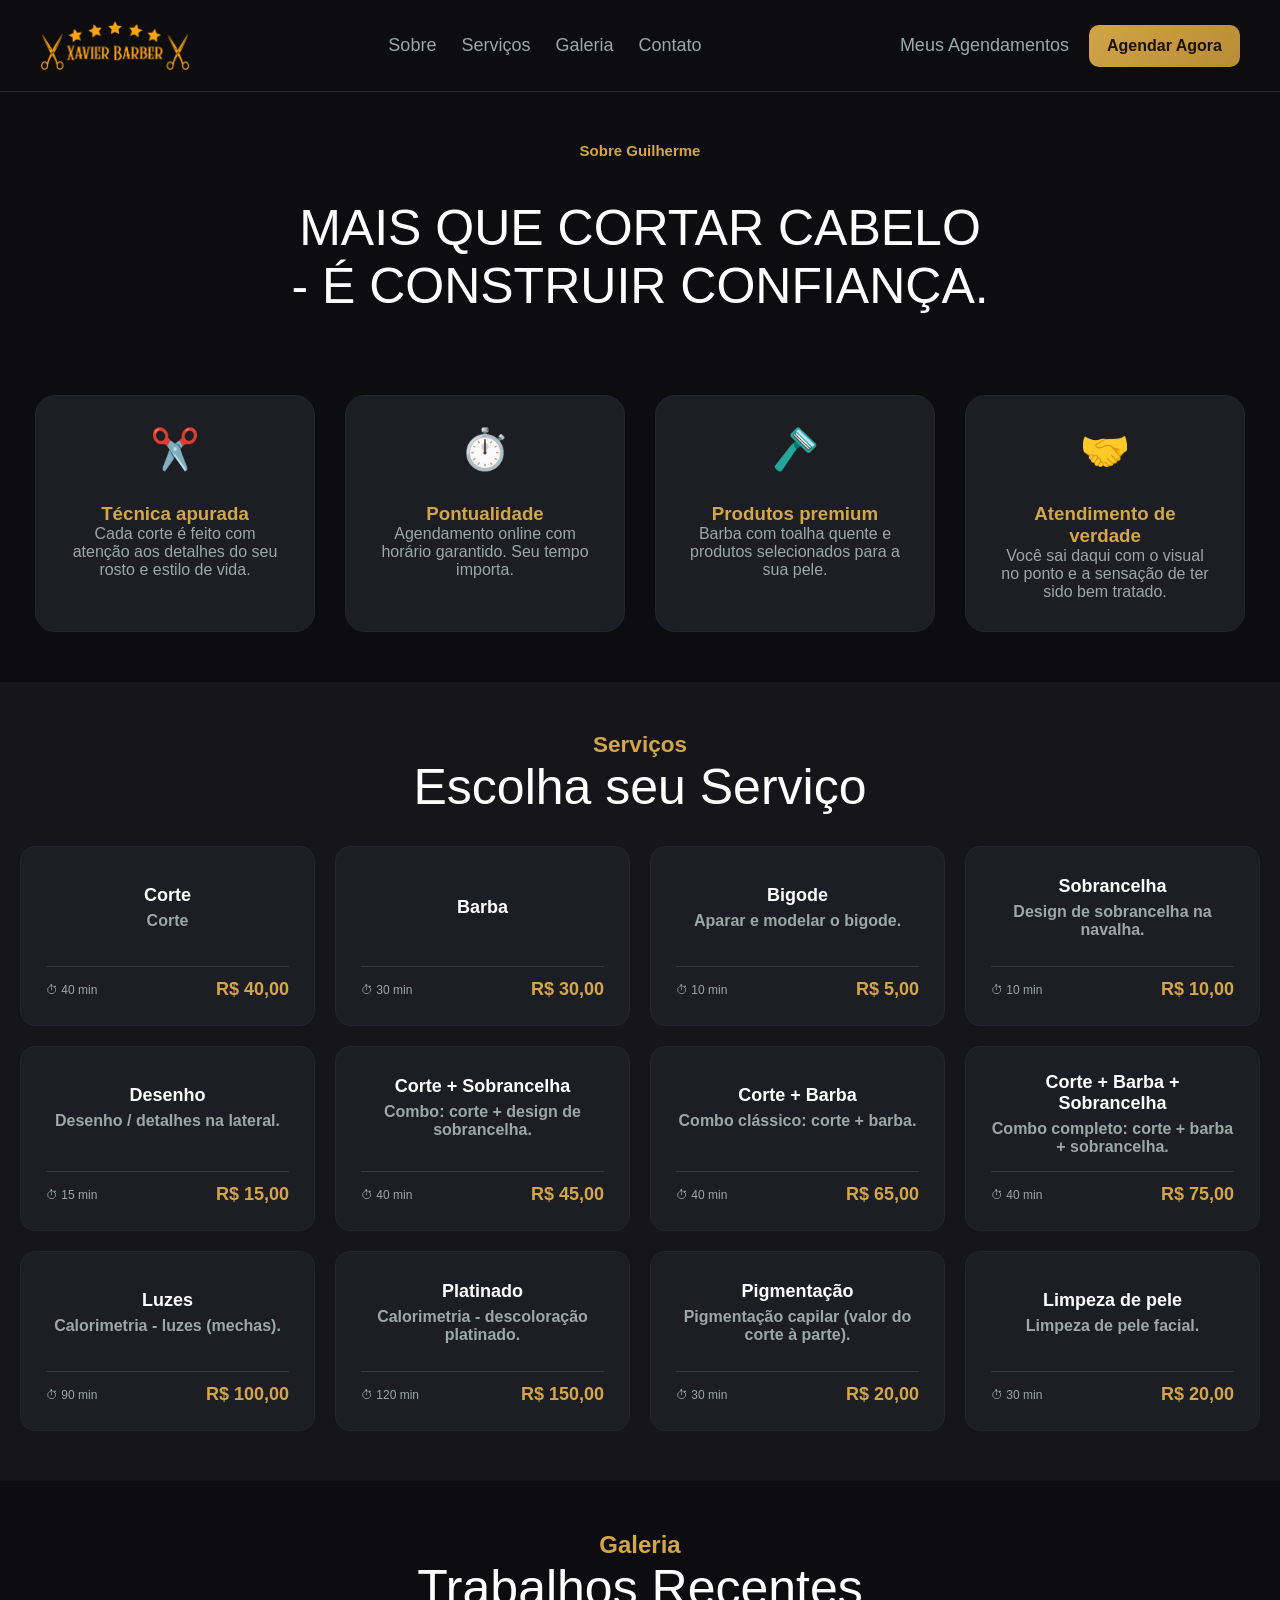
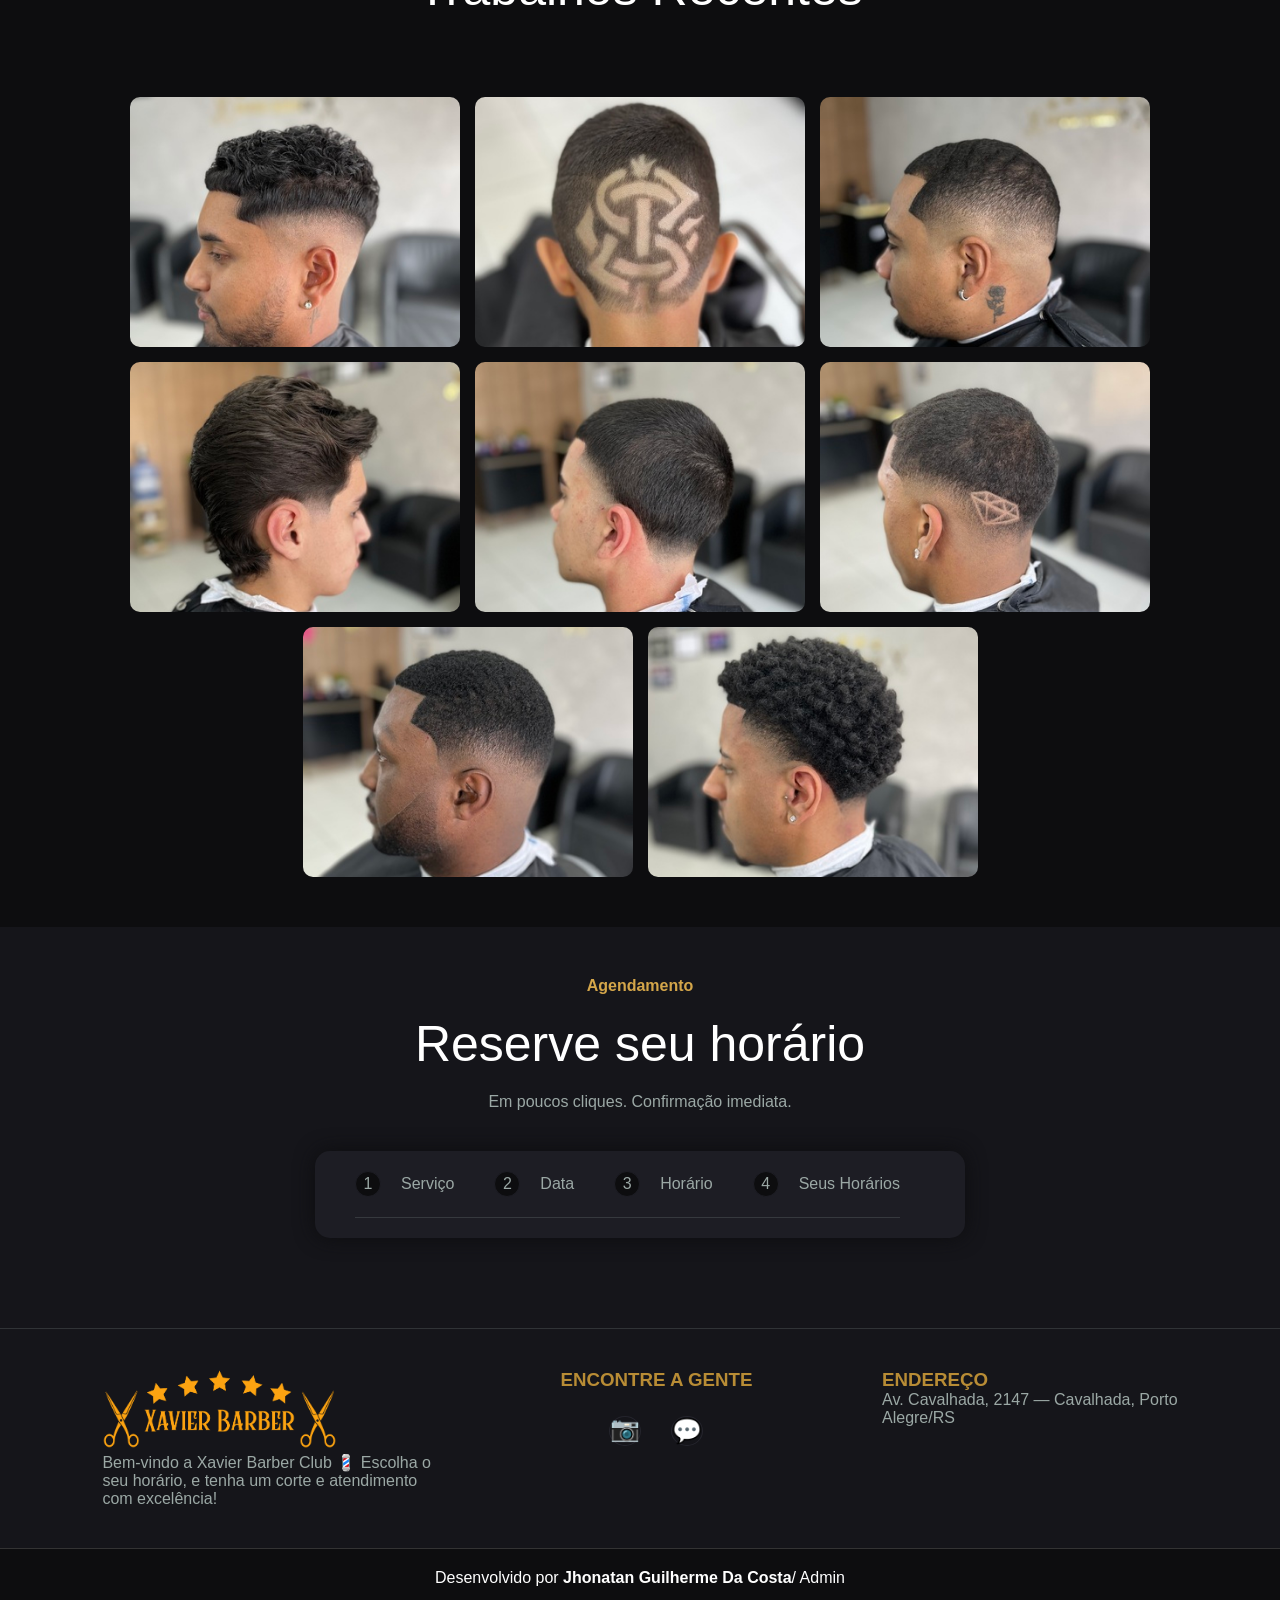
<file: index.html>
<!DOCTYPE html>
<html lang="pt-br">

<head>
    <meta charset="UTF-8">
    <meta name="viewport" content="width=device-width, initial-scale=1.0">

    <title>Xavier Barber Club</title>

    <link rel="shortcut icon" href="imagens/favicon-32.png" type="image/x-icon">
    <link rel="stylesheet" href="style.css">
    <link rel="stylesheet" href="https://fonts.googleapis.com/css2?family=Bebas+Neue&family=Inter:wght@400;500;600;700;800&display=swap">
</head>

<body>

<header>
    <!-- BARRA DE NAVEGAÇÃO -->
    <nav>
        <img src="imagens/logo-xavier.png" alt="logo-xavier" class="logo">

        <div class="menu-centro">
            <a class="links" href="#sobre">Sobre</a>
            <a class="links" href="#servicos">Serviços</a>
            <a class="links" href="#galeria">Galeria</a>
            <a class="links" href="#contato">Contato</a>
        </div>

        <div class="menu-direita">
            <a class="links" href="#agendamentos">Meus Agendamentos</a>
            <a class="botaomenu" href="#agendar">Agendar Agora</a>
        </div>

    </nav>

</header>

<main>

<!-- SOBRE -->
<section id="sobre" class="segundo">

    <h2 class="sobre">Sobre Guilherme</h2>

    <div class="lema">
        <p>MAIS QUE CORTAR CABELO</p>
        <p>- É CONSTRUIR CONFIANÇA.</p>
    </div>

    <div class="cards">

        <div class="card">
            <div class="sobre-icon">✂️</div>
            <div class="titulo-card-sobre">
                <h3>Técnica apurada</h3>
            </div>
            <p>Cada corte é feito com atenção aos detalhes do seu rosto e estilo de vida.</p>
        </div>

        <div class="card">
            <div class="sobre-icon">⏱️</div>
            <div class="titulo-card-sobre">
                <h3>Pontualidade</h3>
            </div>
            <p>Agendamento online com horário garantido. Seu tempo importa.</p>
        </div>

        <div class="card">
            <div class="sobre-icon">🪒</div>
            <div class="titulo-card-sobre">
                <h3>Produtos premium</h3>
            </div>
            <p>Barba com toalha quente e produtos selecionados para a sua pele.</p>
        </div>

        <div class="card">
            <div class="sobre-icon">🤝</div>
            <div class="titulo-card-sobre">
                <h3>Atendimento de verdade</h3>
            </div> 
            <p>Você sai daqui com o visual no ponto e a sensação de ter sido bem tratado.</p>
        </div>

    </div>

</section>

<!-- SERVIÇOS -->
<section id="servicos" class="terceiro">

    <div class="stitulo">
        <h2>Serviços</h2>
    </div>

    <div class="sescolha">
        <p>Escolha seu Serviço</p>
    </div>

    <div class="scards">

        <div class="scard">
            <div class="servico-descricao">
                <span class="servico-oferecido"><h3>Corte</h3></span>
                <span class="descricao"><h4>Corte</h4></span>
            </div>
            <div class="info-servico">
                <span class="tempo">⏱ 40 min</span>
                <span class="valor">R$ 40,00</span>
            </div>
        </div>

        <div class="scard">
            <div class="servico-descricao">
                <span class="servico-oferecido"><h3>Barba</h3></span>
            </div>
            <div class="info-servico">
                <span class="tempo">⏱ 30 min</span>
                <span class="valor">R$ 30,00</span>
            </div>
        </div>

        <div class="scard">
            <div class="servico-descricao">
                <span class="servico-oferecido"><h3>Bigode</h3></span>
                <span class="descricao"><h4>Aparar e modelar o bigode.</h4></span>
            </div>
            <div class="info-servico">
                <span class="tempo">⏱ 10 min</span>
                <span class="valor">R$ 5,00</span>
            </div>
        </div>

        <div class="scard">
            <div class="servico-descricao">
                <span class="servico-oferecido">
                    <h3>Sobrancelha</h3>
                </span>
                <span class="descricao"><h4>Design de sobrancelha na navalha.</h4></span>
            </div>
            <div class="info-servico">
                <span class="tempo">⏱ 10 min</span>
                <span class="valor">R$ 10,00</span>
            </div>
        </div>

        <div class="scard">
            <div class="servico-descricao">
                <span class="servico-oferecido"><h3>Desenho</h3></span>
                <span class="descricao"><h4>Desenho / detalhes na lateral.</h4></span>
            </div>
            <div class="info-servico">
                <span class="tempo">⏱ 15 min</span>
                <span class="valor">R$ 15,00</span>
            </div>
        </div>

        <div class="scard">
            <div class="servico-descricao">
                <span class="servico-oferecido"><h3>Corte + Sobrancelha</h3></span>
                <span class="descricao"><h4>Combo: corte + design de sobrancelha.</h4></span>
            </div>
            <div class="info-servico">
                <span class="tempo">⏱ 40 min</span>
                <span class="valor">R$ 45,00</span>
            </div>
        </div>

        <div class="scard">
            <div class="servico-descricao">
                <span class="servico-oferecido"><h3>Corte + Barba</h3></span>
                <span class="descricao"><h4>Combo clássico: corte + barba.</h4></span>
            </div>
            <div class="info-servico">
                <span class="tempo">⏱ 40 min</span>
                <span class="valor">R$ 65,00</span>
            </div>
        </div>

        <div class="scard">
            <div class="servico-descricao">
                <span class="servico-oferecido"><h3>Corte + Barba + Sobrancelha</h3></span>
                <span class="descricao"><h4>Combo completo: corte + barba + sobrancelha.</h4></span>
            </div>
            <div class="info-servico">
                <span class="tempo">⏱ 40 min</span>
                <span class="valor">R$ 75,00</span>
            </div>
        </div>

        <div class="scard">
            <div class="servico-descricao">
                <span class="servico-oferecido"><h3>Luzes</h3></span>
                <span class="descricao"><h4>Calorimetria - luzes (mechas).</h4></span>
            </div>
            <div class="info-servico">
                <span class="tempo">⏱ 90 min</span>
                <span class="valor">R$ 100,00</span>
            </div>
        </div>

        <div class="scard">
            <div class="servico-descricao">
                <span class="servico-oferecido"><h3>Platinado</h3></span>
                <span class="descricao"><h4>Calorimetria - descoloração platinado.</h4></span>
            </div>
            <div class="info-servico">
                <span class="tempo">⏱ 120 min</span>
                <span class="valor">R$ 150,00</span>
            </div>
        </div>

        <div class="scard">
            <div class="servico-descricao">
                <span class="servico-oferecido"><h3>Pigmentação</h3></span>
                <span class="descricao"><h4>Pigmentação capilar (valor do corte à parte).</h4></span>
            </div>
            <div class="info-servico">
                <span class="tempo">⏱ 30 min</span>
                <span class="valor">R$ 20,00</span>
            </div>
        </div>

        <div class="scard">
            <div class="servico-descricao">
                <span class="servico-oferecido"><h3>Limpeza de pele</h3></span>
                <span class="descricao"><h4>Limpeza de pele facial.</h4></span>
            </div>
            <div class="info-servico">
                <span class="tempo">⏱ 30 min</span>
                <span class="valor">R$ 20,00</span>
            </div>
        </div>

    </div>

</section>
<!--Galeria-->
<section id="galeria" class="quarto">
    <div class="titulo-galeria">
        <h2>Galeria</h2>
    </div>
    <div class="trabalhos-recentes">
        <p>Trabalhos Recentes</p>
    </div>
    <div class="galeria-fotos">
        <img src="imagens/g_1779676878496_13562.jpeg" alt="foto-01">
        <img src="imagens/g_1779676898012_661549.jpeg" alt="foto-02">
        <img src="imagens/g_1779677028679_612931.jpeg" alt="foto-03">
        <img src="imagens/g_1779677502224_208223.jpeg" alt="foto-04">
        <img src="imagens/g_1779677518199_371659.jpeg" alt="foto-05">
        <img src="imagens/g_1779677524101_544744.jpeg" alt="foto-06">
        <img src="imagens/g_1779907982105_496436.jpeg" alt="foto-07">
        <img src="imagens/g_1779908028464_804885.jpeg" alt="foto-08">
    </div>
</section>
<!--Contato-->
<section class="quinto">
    <div class="titulo-contato">
        <h4>Agendamento</h4>
    </div>
    <div class="reserve">
        <p>Reserve seu horário</p>
    </div>
    <div class="texto-motivador">
        <p>Em poucos cliques. Confirmação imediata.</p>
    </div>
    <div class="container-agendamento">
        <div class="menu-agendamento">
            <div class="item-agendamento">
                <span class="arredondar">1</span>
                <span>Serviço</span>
            </div>
            <div class="item-agendamento">
                <span class="arredondar">2</span>
                <span>Data</span>
            </div>
            <div class="item-agendamento">
                <span class="arredondar">3</span>
                <span>Horário</span>
            </div>
            <div class="item-agendamento">
                <span class="arredondar">4</span>
                <span>Seus Horários</span>
            </div>
        </div>
    </div>
</section>
<section id="contato" class="container-contato">
    <div class="logo-final">
        <img src="imagens/logo-xavier.png" alt="logo">
        <p class="footer-xav">Bem-vindo a Xavier Barber Club 💈 Escolha o <br> seu horário, e tenha um corte e atendimento <br> com excelência!</p>
    </div>
    <div class="encotre-redes">
        <div class="encontre">
            <h3>ENCONTRE A GENTE</h3>
        </div>
        <div class="redes">
            <a class="insta" href="https://www.instagram.com/xavierbarberclub/" target="_blank" rel="noopener noreferrer">📷</a>
            <a class="whats" href="https://api.whatsapp.com/send/?phone=5551992405861&text&type=phone_number&app_absent=0" target="_blank"  rel="noopener noreferrer">💬</a>
        </div>
    </div>
    <div class="end">
        <div class="endereco">
            <h3>ENDEREÇO</h3>
        </div>
        <div class="endereco-final">
            <p>Av. Cavalhada, 2147 — Cavalhada, Porto <br> Alegre/RS</p>
        </div>
    </div>
</section>
</main>
<!-- FOOTER -->
<footer>
    <a href="https://github.com/Jhonny060">
            Desenvolvido por <strong>Jhonatan Guilherme Da Costa</strong>/ <a class="admin" href="login.html">Admin</a>
    </a>
</footer>

</body>

</html>
</file>
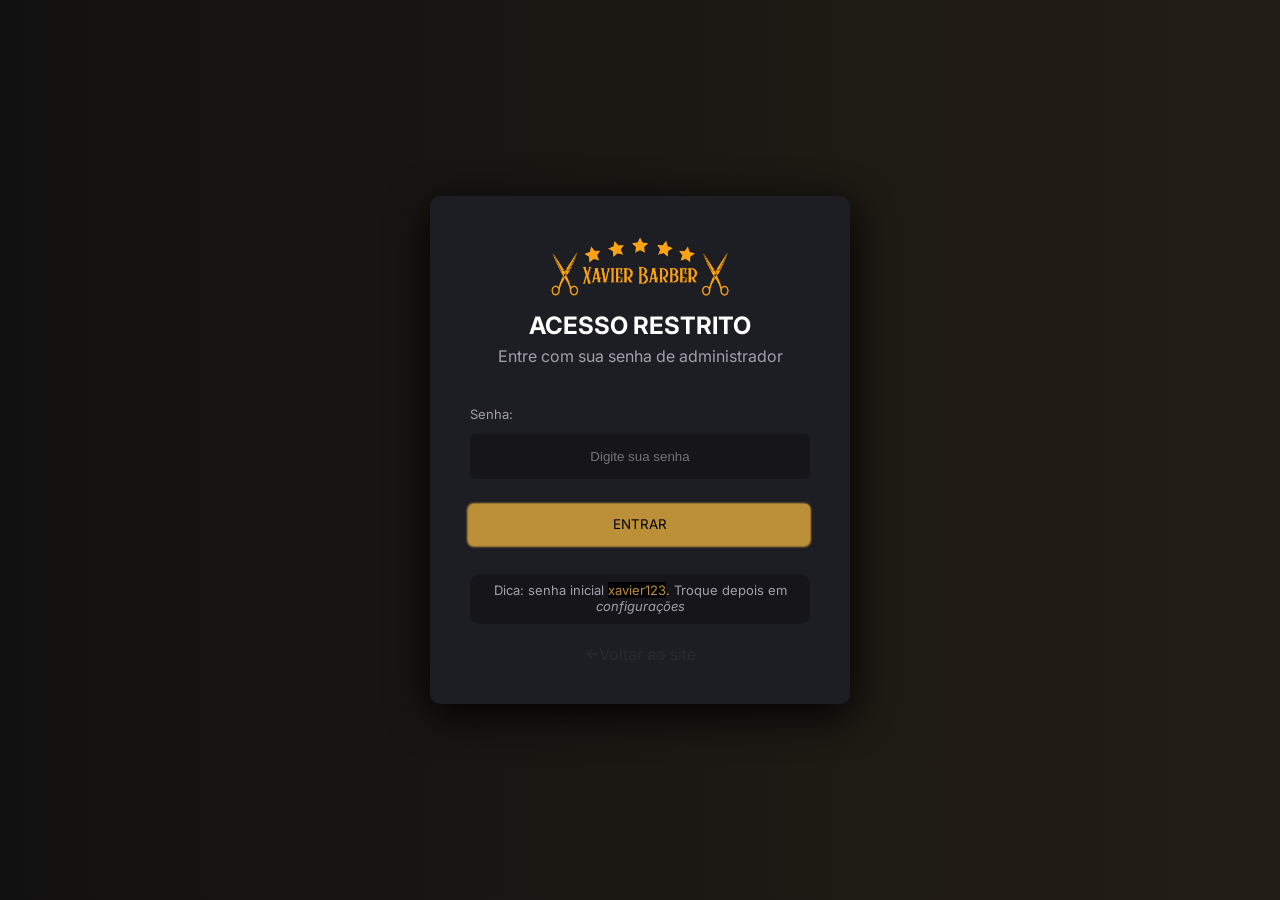
<file: login.html>
<!DOCTYPE html>
<html lang="pt-br">
<head>
    <meta charset="UTF-8">
    <meta name="viewport" content="width=device-width, initial-scale=1.0">
    <title>Admin Xavier Barber Club</title>
    <link rel="stylesheet" href="login.css">
    <link href="https://fonts.googleapis.com/css2?family=Inter:ital,opsz,wght@0,14..32,100..900;1,14..32,100..900&family=Kaushan+Script&display=swap" rel="stylesheet">
</head>
<body>
    <div class="login-box">
        <div class="logo">
            <img src="imagens/logo-xavier.png" alt="logo">
        </div>
        <div class="bloqueio">
                <h2>ACESSO RESTRITO</h2>
        </div>
        <div class="entre">
                <p>Entre com sua senha de administrador</p>
        </div>
        <div class="senha">
            <p>Senha:</p>
        </div>
        <input class="barra"type="password" placeholder="Digite sua senha">
        <button class="entrar">ENTRAR</button>
        <div class="box-dica">
            <p class="dica">Dica: senha inicial <mark class="destaque">xavier123</mark>. Troque depois em <i>configurações</i></p>
        </div>
        <a class="volta" href="index.html">←Voltar ao site</a>
    </div>

</body>
</html>
</file>
<file: style.css>
@charset "UTF-8";

/* RESET BÁSICO */
*{
    margin: 0;
    padding: 0;
    box-sizing: border-box;
}

/* BASE */
body{
    background-color: #0D0D0F;
    color: #9BA8A5;
    font-family: Arial, Helvetica, sans-serif;
    min-height: 100vh;
}

/* HEADER (FIXO AO SCROLL) */
header{
    position: sticky;
    top: 0;
    z-index: 1000;
    background-color: #0D0D0F;

    display: flex;
    align-items: center;
    justify-content: space-between;

    padding: 20px 40px;
    border-bottom: 1px solid rgba(155, 168, 165, 0.2);
    flex-wrap: wrap;
}

/* NAV */
nav{
    display: flex;
    align-items: center;
    width: 100%;
}

/* LOGO */
.logo{
    max-width: 150px;
    height: auto;
}

/* MENU CENTRO */
.menu-centro{
    display: flex;
    gap: 25px;
    margin: 0 auto;
    flex-wrap: wrap;
}

/* MENU DIREITA */
.menu-direita{
    display: flex;
    align-items: center;
    gap: 20px;
    flex-wrap: wrap;
}

/* LINKS */
.links{
    color: #9BA8A5;
    text-decoration: none;
    font-size: 18px;
    transition: 0.3s;
}

.links:hover{
    color: #E49310;
}

/* BOTÃO */
.botaomenu{
    background: linear-gradient(135deg, #D2A448, #B88C35);
    color: #1A1208;
    text-decoration: none;
    padding: 12px 18px;
    border-radius: 10px;
    font-weight: bold;
    transition: 0.3s;
}

.botaomenu:hover{
    transform: scale(1.05);
}

/* SOBRE */
.segundo{
    padding: 50px 20px;
}

.sobre{
    text-align: center;
    color: #D4A64A;
    font-size: 15px;
}

.lema{
    text-align: center;
    font-family: Impact, Haettenschweiler, 'Arial Narrow Bold', sans-serif;
    font-size: clamp(24px, 6vw, 50px);
    color: white;
    margin-top: 40px;
}

/* CARDS SOBRE */
.cards{
    display: flex;
    flex-wrap: wrap;
    justify-content: center;
    gap: 30px;
    margin-top: 80px;
}

.card{
    background-color: #1D1D24;
    border-radius: 20px;
    padding: 30px;
    width: 100%;
    max-width: 280px;
    text-align: center;
    border: 1px solid #25252d;
    transition: 0.3s;
}

.card:hover{
    transform: translateY(-8px);
    box-shadow: 0 0 12px #E49310;
}

.sobre-icon{
    font-size: 40px;
    margin-bottom: 30px;
}

.titulo-card-sobre{
    color: #D4A64A;
}

/* SERVIÇOS */
.terceiro{
    background-color: #15151A;
    padding: 50px 20px;
}

.stitulo{
    text-align: center;
    color: #D4A64A;
    font-size: 15px;
}

.sescolha{
    text-align: center;
    color: white;
    font-size: clamp(24px, 6vw, 50px);
    margin-bottom: 30px;
    font-family: Impact, Haettenschweiler, 'Arial Narrow Bold', sans-serif;
}

/* GRID SERVIÇOS */
.scards{
    display: grid;
    grid-template-columns: repeat(auto-fit, minmax(250px, 1fr));
    gap: 20px;
}

/* CARD SERVIÇOS */
.scard{
    background-color: #1D1D24;
    padding: 25px;
    border-radius: 15px;
    border: 1px solid #25252d;
    transition: 0.3s;

    display: flex;
    flex-direction: column;
    justify-content: space-between;
    min-height: 180px;
}

.scard:hover{
    transform: translateY(-6px);
    box-shadow: 0 0 8px #E49310;
}

/* TOPO DO CARD (SERVIÇO + DESCRIÇÃO) */
.servico-descricao{
    display: flex;
    flex-direction: column;
    align-items: center;
    text-align: center;
    gap: 6px;
    margin-bottom: 15px;
    min-height: 70px;
    justify-content: center;
}

.servico-descricao h3{
    color: white;
    font-size: 18px;
    margin: 0;
}

.servico-descricao p{
    font-size: 13px;
    color: #9BA8A5;
    margin: 0;
}

/* LINHA + RODAPÉ DO CARD */
.info-servico{
    display: flex;
    justify-content: space-between;
    align-items: center;
    padding-top: 12px;
    border-top: 1px solid rgba(155, 168, 165, 0.2);
}

/* TEMPO E VALOR */
.tempo{
    font-size: 12px;
}

.valor{
    color: #D4A64A;
    font-size: 18px;
    font-weight: bold;
}

/* GALERIA */
.quarto{
    padding: 50px 20px;
}

.titulo-galeria{
    text-align: center;
    color: #D4A64A;
}

.trabalhos-recentes{
    text-align: center;
    color: white;
    font-size: clamp(24px, 6vw, 50px);
    font-family: Impact, Haettenschweiler, 'Arial Narrow Bold', sans-serif;
}

.galeria-fotos{
    display: flex;
    flex-wrap: wrap;
    gap: 15px;
    justify-content: center;
    margin-top: 80px;
}

.galeria-fotos img{
    width: 100%;
    max-width: 330px;
    height: 250px;
    object-fit: cover;
    border-radius: 10px;
    transition: 0.3s;
}

.galeria-fotos img:hover{
    transform: scale(1.05);
}

/* CONTATO-sla */
.quinto{
    background-color: #15151A;
    padding: 50px 20px;
}

.titulo-contato{
    text-align: center;
    color: #D4A64A;
}

.reserve{
    text-align: center;
    color: white;
    font-family: Impact, Haettenschweiler, 'Arial Narrow Bold', sans-serif;
    font-size: clamp(24px, 6vw, 50px);
    margin-top: 20px;
    margin-bottom: 20px;
}

.texto-motivador{
    text-align: center;
}
/* Agendamento e Reserva de horário */
.container-agendamento{
    display: flex;
    text-align: center;
    width: 100%;
    max-width: 650px;
    margin: 40px auto;
    background-color: #1D1D24;
    border-radius: 15px;
    box-shadow: 0px 0px 20px  #0D0D0F;
}

.menu-agendamento{
    text-align: center;
    display: flex;
    margin: 20px 40px;
    padding: 0px 0px 20px 0px;
    gap: 40px;
    border-bottom: 1px solid rgba(155, 168, 165, 0.2);
    flex-wrap: wrap;
    justify-content: center;
}   

.item-agendamento{
    display: flex;
    text-align: center;
    justify-content: center;
    align-items: center;
    gap: 20px;
}


.arredondar{
    text-align: center;
    justify-content: center;
    align-items: center;
    display: flex;
    background-color: #0D0D0F;
    border: 1px solid #1D1D24;
    border-radius: 50%;
    width: 26px;
    height: 26px;
}
.arredondar::after{
    content: "";
}
.admin:hover{
    color: #E49310;
}
/*CONTATO*/
.container-contato{
    padding: 40px clamp(20px, 8vw, 300px);
    border-top: 1px solid rgba(155, 168, 165, 0.2);
    background-color: #15151A;
    display: flex;
    flex-wrap: wrap;
    gap: 30px;
    justify-content: space-between;
}
.logo-final img{
    max-width: 100%;
    height: 80px;
}
.encontre{
    color: #B88C35;
}
.redes{
    display: flex;
    justify-content: center;
    flex-wrap: wrap;
    gap: 30px;
    margin-top: 25px;
}
.insta{
    background-color: #15151A;
    border: 1px solid #25252d;
    border-radius: 50%;
    text-decoration: none;
    font-size: x-large;
     line-height: 1;
}
.whats{
    background-color: #15151A;
    border: 1px solid #25252d;
    border-radius: 50%;
    text-decoration: none;
    font-size: x-large;
}
.endereco{
    color: #B88C35;
}
/* FOOTER */
footer{
    text-align: center;
    padding: 20px;
    border-top: 1px solid #333;
}

footer a {
    color: white;
    font-family: Arial, Helvetica, sans-serif;
    text-decoration: none;
}

/* RESPONSIVO */
@media (max-width: 900px){

    header{
        flex-direction: column;
        text-align: center;
    }

    nav{
        flex-direction: column;
        gap: 15px;
    }

    .menu-centro,
    .menu-direita{
        justify-content: center;
    }
}

@media (max-width: 600px){

    header{
        padding: 15px 20px;
    }

    .segundo,
    .terceiro,
    .quarto,
    .quinto{
        padding: 30px 15px;
    }

    .cards,
    .galeria-fotos{
        margin-top: 40px;
        gap: 20px;
    }

    .menu-agendamento{
        margin: 15px 15px;
        gap: 20px;
    }

    .container-agendamento{
        margin: 30px auto;
    }

    .container-contato{
        flex-direction: column;
        align-items: center;
        text-align: center;
        padding: 30px 20px;
    }

    .logo-final img{
        height: 60px;
    }
}
</file>
<file: login.css>
@charset "UTF-8";

/*RESET BÁSICO*/
*{
    margin: 0px;
    padding: 0px;
    box-sizing: border-box;
}
body{
    font-family: 'Inter', system-ui, -apple-system, Segoe UI, sans-serif;
    background: linear-gradient(to right, #121111, #231E15);
    display: flex;
    justify-content: center;
    align-items: center;
    min-height: 100vh;
}
/*CAIXA*/
.login-box{
    background-color: #1d1d24;
    max-width: 420px;
    padding: 40px;
    width: 100%;
    border-radius: 10px;
    border: #A49FAA;
    box-shadow: 0px 10px 40px;
}
/*logo*/
.logo{
    text-align: center;
}
.logo img{
    max-width: 180px;
    width: 100%;
    height: auto;
}

.bloqueio{
    color: white;
    font-family: 'Inter', system-ui, -apple-system, Segoe UI, sans-serif;
    text-align: center;
    margin-top: 10px;
}
.entre{
    text-align: center;
    color: #A49FAA;
    margin-top: 6px;
}
.senha{
    margin-top: 40px;
    color: #A49FAA;
    font-size: small;
}
.entrar{    
    font-family: 'Inter', system-ui, -apple-system, Segoe UI, sans-serif;
    color: black;
    background-color: #BC9038;
    width: 100%;
    height: 40px;
    margin-top: 25px;
    border: rgb(188, 144, 56);
    box-shadow:-1px  1px 2px 2px rgb(188, 144, 56);
    border-radius: 5px;
    cursor: pointer
}
.entrar:hover{
    transform: translateY(2px);
    box-shadow: 0 0 12px #E49310;
}

.barra{
    width: 100%;
    height: 45px;
    margin-top: 12px;
    background-color: #15151A;
    border: #2A2A33;
    text-align: center;
    color: white;
    border-radius: 5px;
    cursor: pointer;
}
.barra:hover{
    
    box-shadow: 0 0 12px #E49310;
}
.box-dica{
    background-color: #15151A;
    color: #A49FAA;
    font-family: 'Inter', system-ui, -apple-system, Segoe UI, sans-serif;
    font-size: small;
    margin-top: 30px;
    width: 100%;
    height: 50px;
    border-radius: 10px;
    justify-content: center;
    text-align: center;
    align-items: center;
    padding: 8px;
}
.destaque{
    background-color: black;
    color: #BC9038;
}
.volta{
    text-decoration: none;
    color: #2A2A33;
    align-items: center;
    justify-content: center;
    display: flex;
    margin-top: 20px;
}
.volta:hover{
    color: #BC9038;
}
</file>
